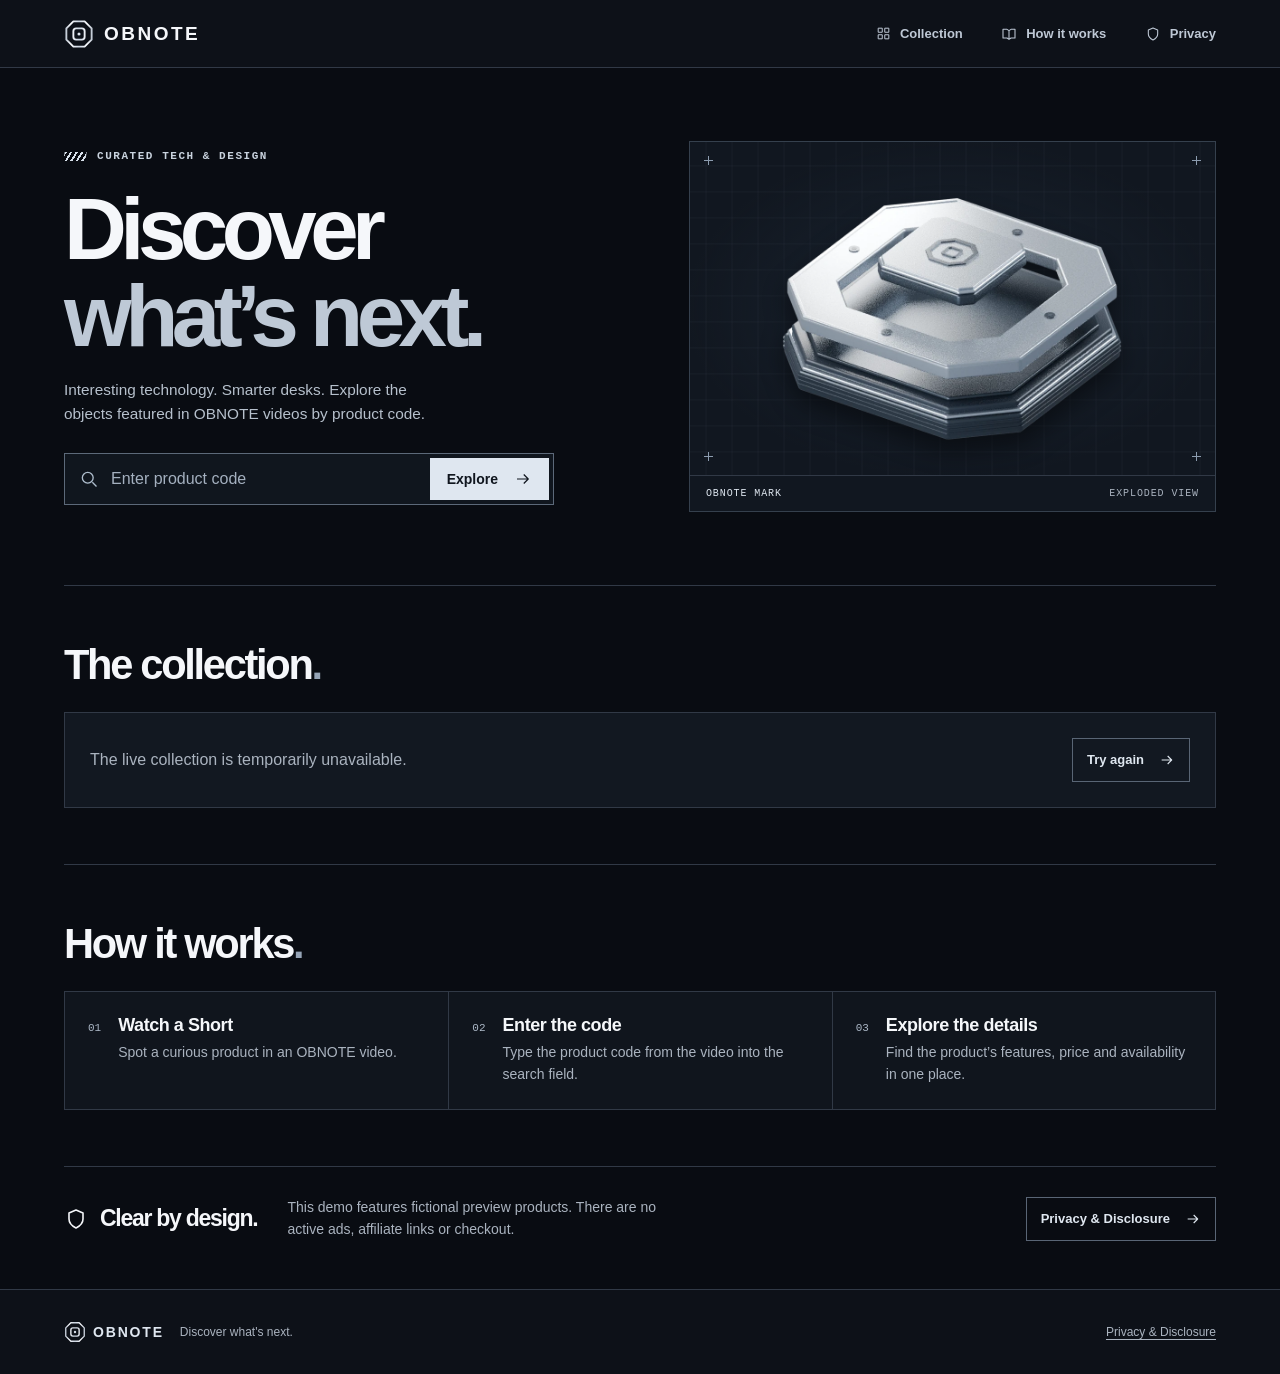
<file: index.html>
<!doctype html>
<html lang="en">
<head>
<script async src="https://pagead2.googlesyndication.com/pagead/js/adsbygoogle.js?client=ca-pub-7728111879795892" crossorigin="anonymous"></script>
<meta charset="utf-8">
<meta name="viewport" content="width=device-width, initial-scale=1">
<link rel="canonical" href="https://obnote.vercel.app/">
<meta name="theme-color" content="#06080f">
<link rel="icon" type="image/svg+xml" href="./assets/obnote-mark.svg">
<meta name="description" content="OBNOTE: Discover what’s next. Explore curious technology and reimagined desk essentials by product code.">
<title>OBNOTE — Discover What's Next</title>
<link rel="stylesheet" href="./assets/site.css">
</head>
<body>
<a class="skip" href="#main">Skip to content</a>
<header class="site-head" id="top"><div class="wrap head-inner">
 <a class="brand" href="#top" aria-label="OBNOTE home"><img src="./assets/obnote-mark.svg" width="30" height="30" alt="">OBNOTE</a>
 <nav aria-label="Primary"><a href="#collection"><svg class="icon" width="15" height="15" viewBox="0 0 24 24" fill="none" stroke="currentColor" stroke-width="1.6" stroke-linejoin="round" aria-hidden="true"><path d="M3.5 3.5h6.5V10H3.5zm10.5 0h6.5V10H14zM3.5 14H10v6.5H3.5zM14 14h6.5v6.5H14z"/></svg>Collection</a><a href="#how"><svg class="icon" width="16" height="16" viewBox="0 0 24 24" fill="none" stroke="currentColor" stroke-width="1.6" stroke-linejoin="round" aria-hidden="true"><path d="M3 5h6l3 2 3-2h6v13h-6l-3 2-3-2H3zm9 2v13"/></svg>How it works</a><a href="./privacy.html"><svg class="icon" width="16" height="16" viewBox="0 0 24 24" fill="none" stroke="currentColor" stroke-width="1.6" stroke-linejoin="round" aria-hidden="true"><path d="m12 3 7 3v6c0 4-3 7-7 9-4-2-7-5-7-9V6z"/></svg>Privacy</a></nav>
</div></header>
<main id="main" class="wrap">
 <section class="hero" aria-labelledby="intro">
  <div class="hero-copy">
   <p class="kicker"><i class="signal" aria-hidden="true"></i> Curated tech &amp; design</p>
   <h1 id="intro">Discover<br><em>what’s next.</em></h1>
   <p class="lede">Interesting technology. Smarter desks. Explore the objects featured in OBNOTE videos by product code.</p>
   <form id="searchForm" class="search" role="search">
    <label for="codeInput" class="sr-only">Product code</label><svg class="icon" width="20" height="20" viewBox="0 0 24 24" fill="none" stroke="currentColor" stroke-width="1.6" stroke-linejoin="round" aria-hidden="true"><circle cx="10.5" cy="10.5" r="6.5"/><path d="m16 16 5 5"/></svg>
    <input id="codeInput" type="text" placeholder="Enter product code" autocomplete="off" autocapitalize="characters" spellcheck="false" required>
    <button type="submit">Explore <svg class="icon" width="18" height="18" viewBox="0 0 24 24" fill="none" stroke="currentColor" stroke-width="1.6" stroke-linejoin="round" aria-hidden="true"><path d="M4 12h15m-6-6 6 6-6 6"/></svg></button>
   </form>
   <div class="examples" id="examples" hidden><span>Try a code</span><div id="exampleCodes"></div></div>
   <p class="result" id="result" role="status"></p>
  </div>
  <figure class="study">
   <div class="study-stage"><div class="sighting tl"></div><div class="sighting tr"></div>
    <img src="./assets/identity-study.webp" width="920" height="736" alt="Exploded view of the OBNOTE mark in brushed silver and graphite." fetchpriority="high">
    <div class="sighting bl"></div><div class="sighting br"></div>
   </div>
   <figcaption><span>OBNOTE mark</span><span>Exploded view</span></figcaption>
  </figure>
 </section>
 <section id="collection" class="section" aria-labelledby="collectionTitle">
  <div class="section-head"><h2 id="collectionTitle">The collection<span>.</span></h2><p class="catalog-count" id="count"></p></div>
  <div class="catalog-message" id="catalogMessage"><span id="catalogStatus" role="status">Loading the collection…</span><button type="button" id="retry" hidden>Try again <svg class="icon" width="16" height="16" viewBox="0 0 24 24" fill="none" stroke="currentColor" stroke-width="1.6" stroke-linejoin="round" aria-hidden="true"><path d="M4 12h15m-6-6 6 6-6 6"/></svg></button></div>
  <div class="cards" id="cards"></div>
 </section>
 <section class="section" id="how" aria-labelledby="howTitle"><div class="section-head"><h2 id="howTitle">How it works<span>.</span></h2></div>
 <ol class="steps">
  <li><span aria-hidden="true">01</span><div><h3>Watch a Short</h3><p>Spot a curious product in an OBNOTE video.</p></div></li>
  <li><span aria-hidden="true">02</span><div><h3>Enter the code</h3><p>Type the product code from the video into the search field.</p></div></li>
  <li><span aria-hidden="true">03</span><div><h3>Explore the details</h3><p>Find the product’s features, price and availability in one place.</p></div></li>
 </ol></section>
 <section class="disclosure"><div class="disclosure-title"><svg class="icon" width="24" height="24" viewBox="0 0 24 24" fill="none" stroke="currentColor" stroke-width="1.6" stroke-linejoin="round" aria-hidden="true"><path d="m12 3 7 3v6c0 4-3 7-7 9-4-2-7-5-7-9V6z"/></svg><h2>Clear by design.</h2></div><p>This demo features fictional preview products. There are no active ads, affiliate links or checkout.</p><a class="text-link" href="./privacy.html">Privacy &amp; Disclosure <svg class="icon" width="16" height="16" viewBox="0 0 24 24" fill="none" stroke="currentColor" stroke-width="1.6" stroke-linejoin="round" aria-hidden="true"><path d="M4 12h15m-6-6 6 6-6 6"/></svg></a></section>
</main>
<footer class="site-foot"><div class="wrap foot-inner"><a class="brand" href="./index.html" aria-label="OBNOTE home"><img src="./assets/obnote-mark.svg" width="30" height="30" alt="">OBNOTE</a><span>Discover what's next.</span><a href="./privacy.html">Privacy &amp; Disclosure</a></div></footer>
<dialog id="backdrop" aria-labelledby="dialogTitle">
 <div class="window-bar"><span><svg class="icon" width="15" height="15" viewBox="0 0 24 24" fill="none" stroke="currentColor" stroke-width="1.6" stroke-linejoin="round" aria-hidden="true"><path d="M3.5 3.5h6.5V10H3.5zm10.5 0h6.5V10H14zM3.5 14H10v6.5H3.5zM14 14h6.5v6.5H14z"/></svg> Product details</span><button id="closeDialog" type="button" aria-label="Close details" autofocus><svg class="icon" width="18" height="18" viewBox="0 0 24 24" fill="none" stroke="currentColor" stroke-width="1.6" stroke-linejoin="round" aria-hidden="true"><path d="m6 6 12 12M18 6 6 18"/></svg></button></div>
 <div class="window-scroll"><div id="dialogImage"></div>
 <div class="window-body"><p class="kicker" id="dialogCode"></p><h2 id="dialogTitle"></h2><p id="dialogText"></p>
 <div class="facts"><p class="product-price" id="dialogPrice"></p><p id="dialogStock"></p><p id="dialogPriceChecked"></p></div>
 <ul id="dialogFeatures"></ul><p class="notice" id="dialogNotice"></p>
 <a id="purchaseLink" class="action" target="_blank" rel="sponsored nofollow noopener noreferrer" hidden>View at seller ↗</a><button class="action" id="unavailable" disabled>Purchase link not available yet</button></div></div>
</dialog>
<script>const $=s=>document.querySelector(s);
let previousFocus=null;
let products=[];
let catalogState="loading";
const demoArt = new Map([
  ["1001", "./assets/orbit-dock.webp"],
  ["1002", "./assets/halo-light.webp"],
  ["1003", "./assets/modular-grid.webp"],
  ["1004", "./assets/desk-stand.webp"]
]);

function secureUrl(raw){
  if(typeof raw!=="string"||!raw.trim()) return null;
  try{
    const url=new URL(raw.trim());
    return url.protocol==="https:" ? url.href : null;
  }catch{return null}
}
function cleanProduct(p){
  if(!p||typeof p!=="object") return null;
  const code=String(p.code??"").trim();
  if(!/^[a-zA-Z0-9-]{1,24}$/.test(code)) return null;
  const name=String(p.name??"").trim().slice(0,110);
  if(!name) return null;
  const currency=/^[A-Z]{3}$/.test(String(p.currency??"USD"))?String(p.currency??"USD"):"USD";
  const price=p.price===null||p.price===""||p.price===undefined?null:Number(p.price);
  return {
    code,name,
    category:String(p.category??"TECH").slice(0,40),
    tagline:String(p.tagline??"").slice(0,220),
    description:String(p.description??"").slice(0,1300),
    features:Array.isArray(p.features)?p.features.slice(0,8).map(v=>String(v).slice(0,180)):[],
    currency,price:Number.isFinite(price)&&price>0?price:null,
    image_url:secureUrl(p.image_url),
    purchase_url:secureUrl(p.purchase_url),
    is_demo:!!p.is_demo,
    stock_status:["unknown","in_stock","out_of_stock","preorder"].includes(p.stock_status)?p.stock_status:"unknown",
    price_checked_at:typeof p.price_checked_at==="string"?p.price_checked_at:null,
    stock_checked_at:typeof p.stock_checked_at==="string"?p.stock_checked_at:null
  };
}
function money(p){
  if(p.price===null) return "Price not listed";
  try{return new Intl.NumberFormat("en-US",{style:"currency",currency:p.currency}).format(p.price)}
  catch{return p.price+" "+p.currency}
}
function availability(p){
  if(p.is_demo)return "Concept / demo only";
  return ({in_stock:"Reported in stock",out_of_stock:"Reported out of stock",preorder:"Reported as pre-order",unknown:"Stock not verified"})[p.stock_status] || "Stock not verified";
}
function observedDate(value){
  if(!value)return null;
  const d=new Date(value);
  if(!Number.isFinite(d.valueOf()))return null;
  return d.toLocaleDateString("en-US",{year:"numeric",month:"short",day:"numeric"});
}
function media(p){
  const box=document.createElement("div");box.className="art";
  if(p.image_url){
    const img=document.createElement("img");
    img.src=p.image_url;img.alt=p.name+" product image";img.loading="lazy";img.referrerPolicy="no-referrer";
    img.onerror=()=>{img.remove();showPlaceholder(box,p)};
    box.append(img);
  }else{showPlaceholder(box,p)}
  return box;
}
function showPlaceholder(box,p){
  if(p.is_demo && demoArt.has(p.code)){
    const image = document.createElement("img");
    image.className = "concept-art";
    image.src = demoArt.get(p.code);
    image.alt = p.name + " concept illustration";
    box.append(image);
    return;
  }
  const shape=document.createElement("div");
  shape.className="art-placeholder";shape.setAttribute("aria-hidden","true");
  shape.textContent="◇";
  box.append(shape);
}
function addText(parent,tag,value,className){
  const el=document.createElement(tag);el.textContent=value;
  if(className) el.className=className; parent.append(el);return el;
}
function buildCard(p){
  const card=document.createElement("button");
  card.type="button";card.className="card";card.setAttribute("aria-label","View "+p.name);
  card.addEventListener("click",()=>openProduct(p.code));
  const visual = media(p);
  const code = addText(visual,"span","#" + p.code,"code-tag");
  code.setAttribute("aria-hidden","true");
  card.append(visual);
  const body=document.createElement("div");body.className="card-content";
  addText(body,"div",p.category+(p.is_demo?" · DEMO":""),"meta");
  addText(body,"h3",p.name);
  addText(body,"p",p.tagline);
  addText(body,"div",money(p),"product-price");
  addText(body,"div",availability(p),"stock-label");
  const footer=document.createElement("div");footer.className="card-footer";
  addText(footer,"span","View details");
  addText(footer,"span","↗");
  body.append(footer);card.append(body);return card;
}
function renderProducts(){
  $("#cards").replaceChildren(...products.map(buildCard));
}
function openProduct(code){
  if(catalogState !== "ready"){
    $("#result").textContent = catalogState === "loading" ? "The collection is loading. Try again in a moment." : "The collection is unavailable. Use Try again below.";
    return;
  }
  const p=products.find(item=>item.code===code) || products.find(item=>item.code.toUpperCase()===code.toUpperCase());
  if(!p){$("#result").textContent="No product found for code "+code+".";return}
  $("#result").textContent="";
  previousFocus=document.activeElement;
  $("#dialogImage").replaceChildren(media(p));
  $("#dialogCode").textContent=p.category+" / PRODUCT #"+p.code+(p.is_demo?" / DEMO":"");
  $("#dialogTitle").textContent=p.name;
  $("#dialogText").textContent=p.description;
  $("#dialogPrice").textContent=money(p);
  $("#dialogStock").textContent=availability(p)+(observedDate(p.stock_checked_at)?" · Recorded "+observedDate(p.stock_checked_at):"");
  $("#dialogPriceChecked").textContent=p.price!==null?(observedDate(p.price_checked_at)?"Price recorded "+observedDate(p.price_checked_at):"Price not independently verified"):"";
  $("#dialogFeatures").replaceChildren(...p.features.map(item=>{
    const li=document.createElement("li");li.textContent=item;return li;
  }));
  $("#dialogNotice").textContent=p.is_demo
    ?"Concept demonstration only. No real product, pricing or purchase link."
    :"Product information is for reference. Check the seller for current details and availability. Some links may earn OBNOTE a commission.";
  const link=$("#purchaseLink"),unavailable=$("#unavailable");
  const canBuy=!p.is_demo&&!!p.purchase_url&&p.stock_status!=="out_of_stock";
  unavailable.textContent=p.stock_status==="out_of_stock"?"Reported out of stock — check seller":"Purchase link not available yet ↗";
  link.hidden=!canBuy;unavailable.hidden=canBuy;
  if(canBuy){link.href=p.purchase_url}
  else{link.removeAttribute("href")}
  $("#backdrop").showModal();
  $(".window-scroll").scrollTop = 0;
  document.body.classList.add("modal-open");
  $("#closeDialog").focus();
  const u=new URL(location.href);u.searchParams.set("code",p.code);history.replaceState({},"",u);
}
function closeProduct(){
  $("#backdrop").close();
}
$("#backdrop").addEventListener("close", () => {
  document.body.classList.remove("modal-open");
  const u=new URL(location.href);u.searchParams.delete("code");history.replaceState({},"",u);
  previousFocus?.focus();
});
$("#searchForm").addEventListener("submit",e=>{
  e.preventDefault();const code=$("#codeInput").value.trim().toUpperCase();
  if(code)openProduct(code);
});
$("#closeDialog").addEventListener("click",closeProduct);
$("#backdrop").addEventListener("click", event => {
  if(event.target !== $("#backdrop")) return;
  const bounds = event.target.getBoundingClientRect();
  if(event.clientX < bounds.left || event.clientX > bounds.right || event.clientY < bounds.top || event.clientY > bounds.bottom) closeProduct();
});
$("#retry").addEventListener("click", loadProducts);
// Publishable (public) key only. Supabase RLS restricts public users to SELECT published rows.
const DB_URL="https://bidcctugofnvfilywick.supabase.co";
const DB_PUBLIC_KEY="sb_publishable_pDN2aE-XfuHPvqvI96_QFw_MAiujlJJ";
async function catalogFromSupabase(){
  const fields="code,name,category,tagline,description,features,image_url,price,currency,purchase_url,is_demo,stock_status,price_checked_at,stock_checked_at";
  const endpoint=DB_URL+"/rest/v1/products?select="+encodeURIComponent(fields)+"&published=eq.true&order=code.asc";
  const response=await fetch(endpoint,{headers:{"apikey":DB_PUBLIC_KEY,"Accept":"application/json"},cache:"no-store"});
  if(!response.ok)throw new Error("Supabase HTTP "+response.status);
  const data=await response.json();
  if(!Array.isArray(data))throw new Error("Supabase response must be an array");
  return data;
}
async function loadProducts(){
  catalogState = "loading";
  $("#retry").hidden = true;
  $("#catalogMessage").hidden = false;
  $("#catalogStatus").textContent = "Loading the collection…";
  $("#result").textContent = "";
  // Supabase is authoritative. Never revive deleted or unpublished products from a stale file.
  try {
    const raw=await catalogFromSupabase();
    const seen=new Set();
    products=raw.map(cleanProduct).filter(p=>{
      if(!p||seen.has(p.code))return false;
      seen.add(p.code);return true;
    }).sort((a,b)=>a.code.localeCompare(b.code,undefined,{numeric:true}));
    catalogState = "ready";
    renderProducts();
    $("#count").textContent = products.length + (products.length === 1 ? " object" : " objects");
    $("#catalogMessage").hidden = products.length > 0;
    $("#catalogStatus").textContent = products.length ? "" : "No products are published yet.";
    const codes = products.slice(0, 3).map(product => {
      const button = document.createElement("button");
      button.type = "button";
      button.textContent = product.code;
      button.setAttribute("aria-label","Explore code " + product.code);
      button.addEventListener("click", () => openProduct(product.code));
      return button;
    });
    $("#exampleCodes").replaceChildren(...codes);
    $("#examples").hidden = !codes.length;
    const code=new URL(location.href).searchParams.get("code");
    if(code)openProduct(code.toUpperCase());
  } catch(err) {
    console.warn("Could not load the live product catalog",err);
    products=[];renderProducts();
    catalogState = "unavailable";
    $("#catalogStatus").textContent = "The live collection is temporarily unavailable.";
    $("#retry").hidden = false;
  }
}
// Avoid showing built-in demo cards before Supabase confirms published products.
loadProducts();

</script>
</body>
</html>
</file>
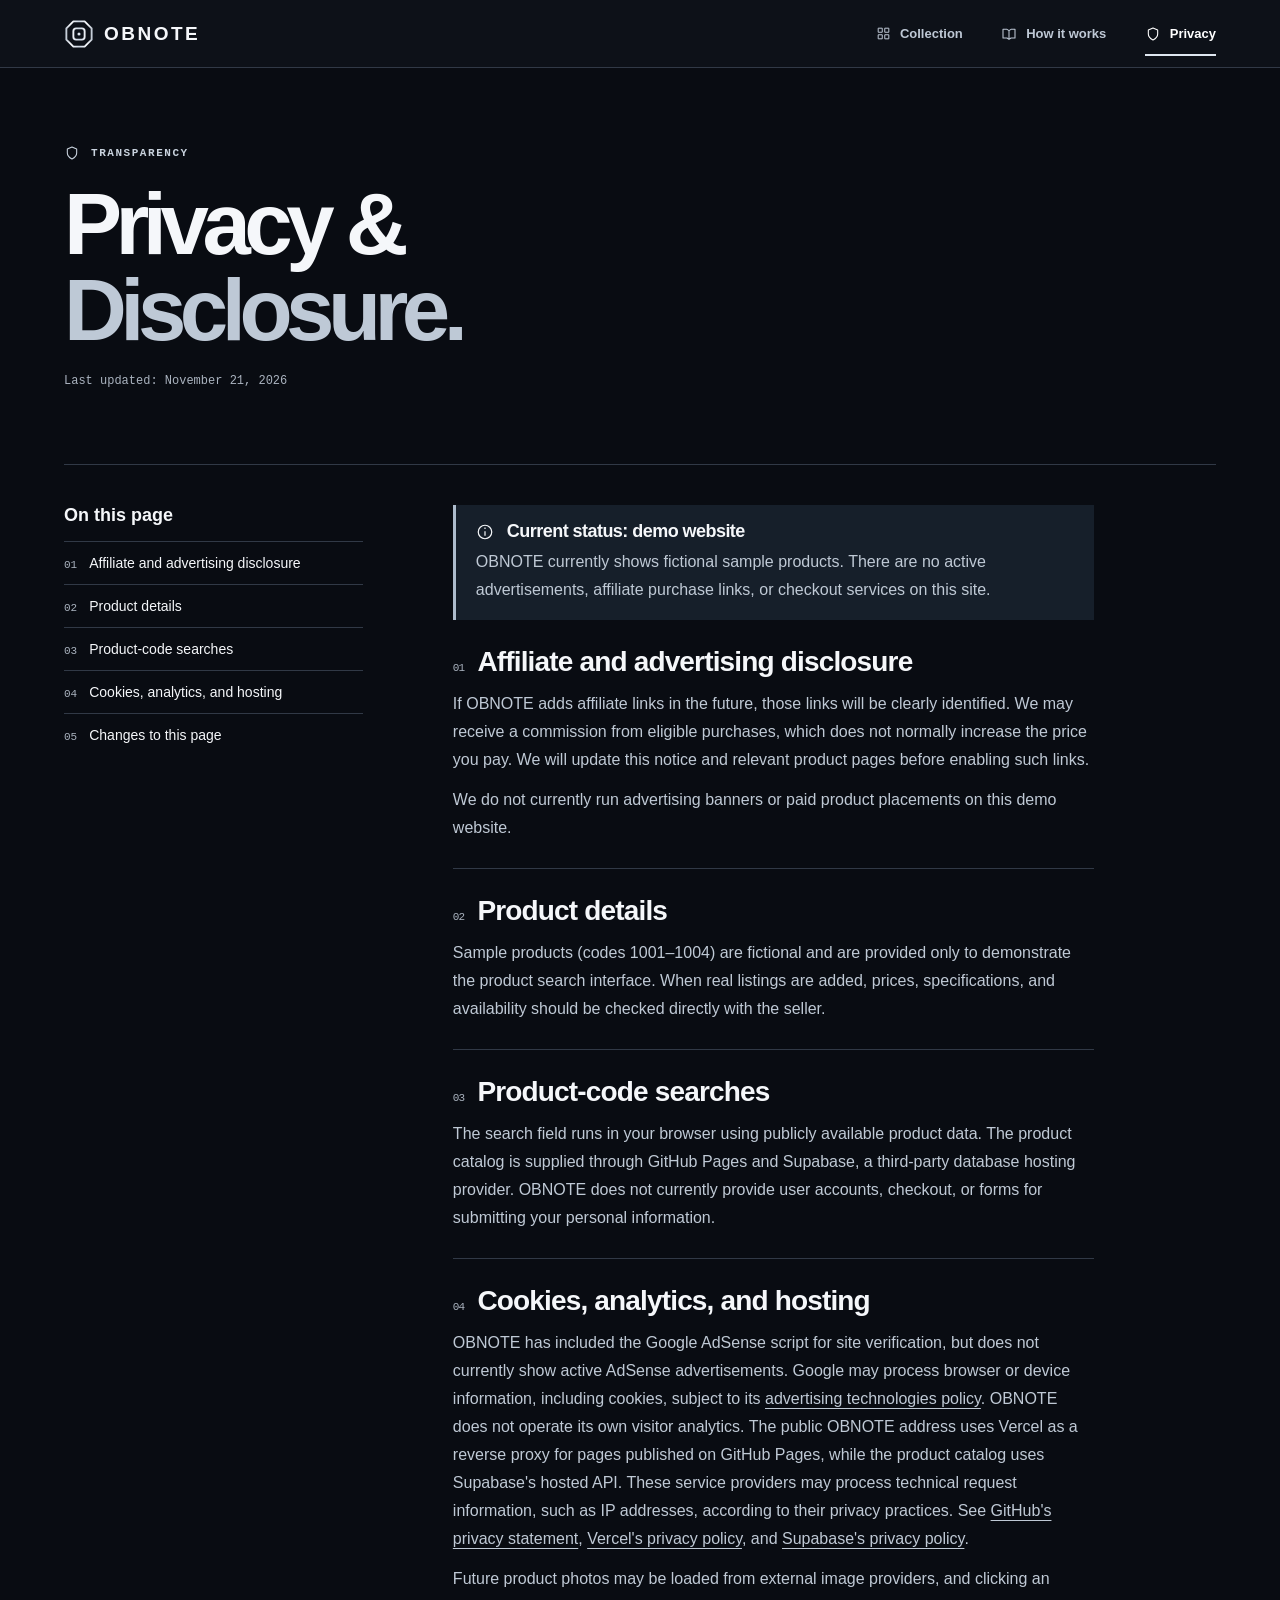
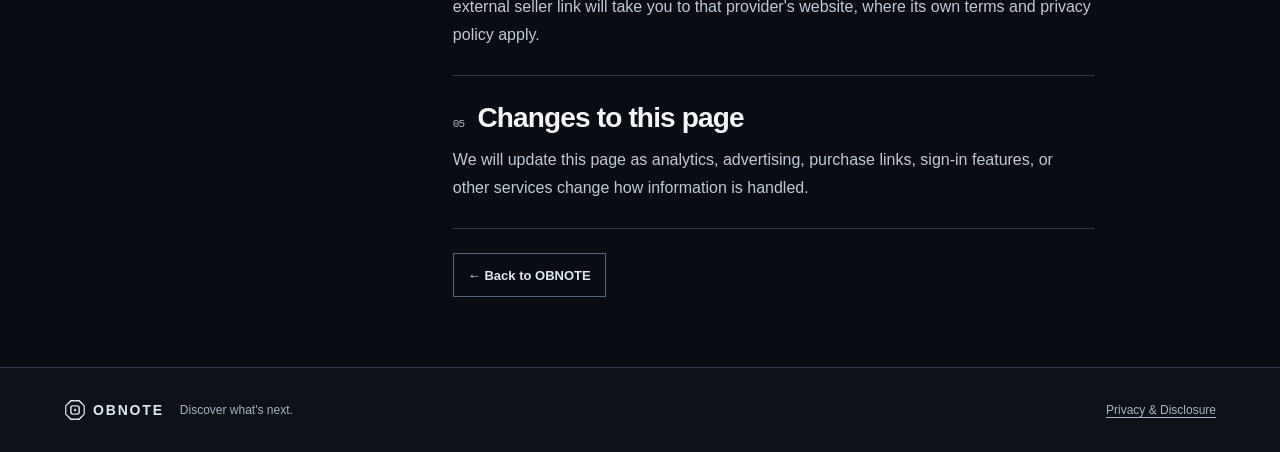
<file: privacy.html>
<!doctype html>
<html lang="en">
<head>
<script async src="https://pagead2.googlesyndication.com/pagead/js/adsbygoogle.js?client=ca-pub-7728111879795892" crossorigin="anonymous"></script>
<meta charset="utf-8">
<meta name="viewport" content="width=device-width, initial-scale=1">
<meta name="theme-color" content="#06080f">
<link rel="icon" type="image/svg+xml" href="./assets/obnote-mark.svg">
<link rel="canonical" href="https://obnote.vercel.app/privacy.html">
<meta name="description" content="OBNOTE — Privacy and affiliate disclosures for our product discovery prototype.">
<title>Privacy & Disclosure — OBNOTE</title>
<link rel="stylesheet" href="./assets/site.css">
</head>
<body>
<a class="skip" href="#main">Skip to content</a>
<header class="site-head" id="top"><div class="wrap head-inner">
 <a class="brand" href="./index.html" aria-label="OBNOTE home"><img src="./assets/obnote-mark.svg" width="30" height="30" alt="">OBNOTE</a>
 <nav aria-label="Primary"><a href="./index.html#collection"><svg class="icon" width="15" height="15" viewBox="0 0 24 24" fill="none" stroke="currentColor" stroke-width="1.6" stroke-linejoin="round" aria-hidden="true"><path d="M3.5 3.5h6.5V10H3.5zm10.5 0h6.5V10H14zM3.5 14H10v6.5H3.5zM14 14h6.5v6.5H14z"/></svg>Collection</a><a href="./index.html#how"><svg class="icon" width="16" height="16" viewBox="0 0 24 24" fill="none" stroke="currentColor" stroke-width="1.6" stroke-linejoin="round" aria-hidden="true"><path d="M3 5h6l3 2 3-2h6v13h-6l-3 2-3-2H3zm9 2v13"/></svg>How it works</a><a href="./privacy.html" aria-current="page"><svg class="icon" width="16" height="16" viewBox="0 0 24 24" fill="none" stroke="currentColor" stroke-width="1.6" stroke-linejoin="round" aria-hidden="true"><path d="m12 3 7 3v6c0 4-3 7-7 9-4-2-7-5-7-9V6z"/></svg>Privacy</a></nav>
</div></header>
<main id="main" class="wrap policy">
 <div class="policy-head"><p class="kicker"><svg class="icon" width="16" height="16" viewBox="0 0 24 24" fill="none" stroke="currentColor" stroke-width="1.6" stroke-linejoin="round" aria-hidden="true"><path d="m12 3 7 3v6c0 4-3 7-7 9-4-2-7-5-7-9V6z"/></svg> Transparency</p><h1>Privacy &amp;<br><em>Disclosure.</em></h1><p class="updated">Last updated: November 21, 2026</p></div>
 <div class="policy-grid"><aside><nav aria-label="On this page"><h2>On this page</h2><a href="#affiliates"><span>01</span>Affiliate and advertising disclosure</a><a href="#product-details"><span>02</span>Product details</a><a href="#searches"><span>03</span>Product-code searches</a><a href="#hosting"><span>04</span>Cookies, analytics, and hosting</a><a href="#updates"><span>05</span>Changes to this page</a></nav></aside>
 <article><div class="info"><h2><svg class="icon" width="18" height="18" viewBox="0 0 24 24" fill="none" stroke="currentColor" stroke-width="1.6" stroke-linejoin="round" aria-hidden="true"><circle cx="12" cy="12" r="9"/><path d="M12 11v6m0-11v2"/></svg> Current status: demo website</h2><p>OBNOTE currently shows fictional sample products. There are no active advertisements, affiliate purchase links, or checkout services on this site.</p></div><section id="affiliates"><h2><small>01</small>Affiliate and advertising disclosure</h2>
<p>If OBNOTE adds affiliate links in the future, those links will be clearly identified. We may receive a commission from eligible purchases, which does not normally increase the price you pay. We will update this notice and relevant product pages before enabling such links.</p>
<p>We do not currently run advertising banners or paid product placements on this demo website.</p>
</section><section id="product-details"><h2><small>02</small>Product details</h2>
<p>Sample products (codes 1001–1004) are fictional and are provided only to demonstrate the product search interface. When real listings are added, prices, specifications, and availability should be checked directly with the seller.</p>
</section><section id="searches"><h2><small>03</small>Product-code searches</h2>
<p>The search field runs in your browser using publicly available product data. The product catalog is supplied through GitHub Pages and Supabase, a third-party database hosting provider. OBNOTE does not currently provide user accounts, checkout, or forms for submitting your personal information.</p>
</section><section id="hosting"><h2><small>04</small>Cookies, analytics, and hosting</h2>
<p>OBNOTE has included the Google AdSense script for site verification, but does not currently show active AdSense advertisements. Google may process browser or device information, including cookies, subject to its <a href="https://policies.google.com/technologies/ads" target="_blank" rel="noopener noreferrer">advertising technologies policy</a>. OBNOTE does not operate its own visitor analytics. The public OBNOTE address uses Vercel as a reverse proxy for pages published on GitHub Pages, while the product catalog uses Supabase's hosted API. These service providers may process technical request information, such as IP addresses, according to their privacy practices. See <a href="https://docs.github.com/en/site-policy/privacy-policies/github-general-privacy-statement" target="_blank" rel="noopener noreferrer">GitHub's privacy statement</a>, <a href="https://vercel.com/legal/privacy-policy" target="_blank" rel="noopener noreferrer">Vercel's privacy policy</a>, and <a href="https://supabase.com/privacy" target="_blank" rel="noopener noreferrer">Supabase's privacy policy</a>.</p>
<p>Future product photos may be loaded from external image providers, and clicking an external seller link will take you to that provider's website, where its own terms and privacy policy apply.</p>
</section><section id="updates"><h2><small>05</small>Changes to this page</h2>
<p>We will update this page as analytics, advertising, purchase links, sign-in features, or other services change how information is handled.</p>
</section><a class="text-link" href="./index.html">← Back to OBNOTE</a></article></div>
</main>
<footer class="site-foot"><div class="wrap foot-inner"><a class="brand" href="./index.html" aria-label="OBNOTE home"><img src="./assets/obnote-mark.svg" width="30" height="30" alt="">OBNOTE</a><span>Discover what's next.</span><a href="./privacy.html">Privacy &amp; Disclosure</a></div></footer>
</body></html>
</file>
<file: assets/site.css>
:root {
  color-scheme: dark;
  --bg: #090c12;
  --panel: #121821;
  --fg: #f5f7fa;
  --muted: #aab3bf;
  --line: #313946;
  --silver: #dfe7f0;
  --mono: "SFMono-Regular", Consolas, "Liberation Mono", monospace;
  font-family: "Segoe UI", Inter, "Helvetica Neue", Arial, sans-serif;
  color: var(--fg);
  background: var(--bg);
}
* { box-sizing: border-box; }
html { scroll-behavior: smooth; }
body, h1, h2, h3, p, figure, ol { margin: 0; }
body { min-width: 0; }
a { color: inherit; text-underline-offset: .22em; }
button, input { font: inherit; color: inherit; border-radius: 0; }
button { cursor: pointer; }
button:disabled { cursor: default; }
button, a, input { -webkit-tap-highlight-color: #cad4e222; }
:focus-visible { outline: 2px solid #e1efff; outline-offset: 3px; }
[hidden] { display: none !important; }
.wrap { width: min(1240px, calc(100% - clamp(36px, 10vw, 160px))); margin-inline: auto; }
.icon { flex: none; vertical-align: middle; }
.sr-only, .skip:not(:focus) { position: absolute; width: 1px; height: 1px; overflow: hidden; clip-path: inset(50%); white-space: nowrap; }
.skip:focus { position: fixed; top: 8px; left: 8px; z-index: 3; background: var(--silver); color: var(--bg); padding: 10px; }
.site-head, .site-foot { background: #0d1118; }
.site-head { border-bottom: 1px solid var(--line); }
.head-inner, .foot-inner, .brand, .head-inner nav, .head-inner nav a { display: flex; align-items: center; }
.head-inner { justify-content: space-between; min-height: 67px; gap: 20px; }
.brand { flex: none; gap: 10px; text-decoration: none; font-weight: 750; font-size: 19px; letter-spacing: .13em; }
.brand img { display: block; }
.head-inner nav { align-self: stretch; gap: clamp(12px, 3vw, 40px); }
.head-inner nav a { position: relative; gap: 9px; min-height: 44px; font-size: 13px; font-weight: 550; text-decoration: none; color: #bec8d5; }
.head-inner nav a:hover, .head-inner nav a[aria-current] { color: white; }
.head-inner nav a:hover::after, .head-inner nav a[aria-current]::after { content: ""; position: absolute; inset: auto 0 0; height: 2px; background: var(--silver); }
.hero { display: grid; grid-template-columns: 1.04fr 1fr; align-items: center; gap: clamp(24px, 6vw, 90px); padding-block: clamp(40px, 5.7vw, 80px); }
.hero-copy { min-width: 0; }
.kicker, .catalog-count, .study figcaption, .meta, .code-tag, .examples, .steps li > span, .updated { font-family: var(--mono); }
.kicker { font-size: 11px; line-height: 1.5; font-weight: 600; letter-spacing: .14em; text-transform: uppercase; display: flex; align-items: center; gap: 11px; color: #c9d3de; }
.signal { display: inline-block; width: 22px; height: 9px; background: repeating-linear-gradient(115deg,#d8e1eb 0 2px,transparent 2px 5px); transform: skewX(-9deg); }
h1 { font-size: clamp(58px, 6.8vw, 100px); font-weight: 570; letter-spacing: -.075em; line-height: .99; }
.hero h1 { margin: 22px 0 19px; }
h1 em { font-style: normal; color: #bec9d6; }
.lede { max-width: 43ch; color: #b6c0cc; font-size: clamp(15px, 1.2vw, 17px); line-height: 1.6; }
.search { display: flex; align-items: center; gap: 12px; margin-top: 26px; max-width: 490px; border: 1px solid #5c6979; background: #10161e; padding: 4px 4px 4px 14px; }
.search > .icon { color: #aebdcd; }
.search:focus-within { outline: 1px solid var(--silver); outline-offset: 0; }
.search input { width: 100%; min-width: 0; background: transparent; border: 0; outline: 0; padding: 11px 0; font-size: 16px; }
.search input::placeholder { color: #a4b0bf; }
.search button, .action { background: var(--silver); color: #10161e; border: 0; font-weight: 650; }
.search button { display: inline-flex; gap: 16px; align-items: center; justify-content: center; min-height: 42px; padding-inline: 17px; font-size: 14px; }
.search button:hover, .action:hover { background: white; }
.examples, #exampleCodes { display: flex; flex-wrap: wrap; align-items: center; gap: 7px; }
.examples { color: var(--muted); font-size: 11px; margin-top: 9px; gap: 10px; }
.examples button { font: inherit; color: #d2dae4; border: 0; background: transparent; padding: 7px 3px; text-decoration: underline; text-decoration-color: #536070; text-underline-offset: 3px; overflow-wrap: anywhere; }
.examples button:hover { color: white; }
.result:not(:empty) { margin-top: 8px; color: var(--silver); font-size: 14px; }
.study { position: relative; align-self: stretch; display: flex; flex-direction: column; border: 1px solid #35404d; background: #111720; }
.study-stage { position: relative; display: grid; place-items: center; flex: 1; min-height: 0; isolation: isolate; background-image: radial-gradient(ellipse at 50% 50%, #1e2a38a6, transparent 72%), linear-gradient(#aebed50b 1px,transparent 1px),linear-gradient(90deg,#aebed50b 1px,transparent 1px); background-size: auto, 26px 26px, 26px 26px; background-position: center; }
.study-stage img { display: block; width: 93%; height: clamp(285px, 26vw, 365px); object-fit: contain; filter: drop-shadow(0 12px 12px #0007); }
.sighting { position: absolute; width: 9px; height: 9px; color: #8c9caf; }
.sighting::after, .sighting::before { content: ""; position: absolute; background: currentColor; }
.sighting::after { width: 9px; height: 1px; top: 4px; }
.sighting::before { width: 1px; height: 9px; left: 4px; }
.tl, .tr { top: 14px; } .bl, .br { bottom: 14px; } .tl, .bl { left: 14px; } .tr, .br { right: 14px; }
.study figcaption { display: flex; align-items: center; justify-content: space-between; gap: 12px; padding: 12px 16px; border-top: 1px solid var(--line); color: var(--muted); text-transform: uppercase; letter-spacing: .09em; font-size: 10px; }
.study figcaption span:first-child { color: var(--silver); }
.section { border-top: 1px solid var(--line); padding-block: clamp(33px, 4.4vw, 62px); scroll-margin-top: 20px; }
.section-head { display: flex; align-items: baseline; justify-content: space-between; gap: 15px; margin-bottom: 24px; }
.section h2, .disclosure h2 { font-size: clamp(30px, 3.25vw, 48px); letter-spacing: -.055em; font-weight: 570; line-height: 1.1; }
.section h2 > span { color: #95a4b6; }
.catalog-count { text-transform: uppercase; font-size: 11px; letter-spacing: .1em; color: var(--muted); }
.cards { display: grid; grid-template-columns: repeat(3,minmax(0,1fr)); gap: 16px; }
.card { position: relative; display: flex; flex-direction: column; min-width: 0; background: var(--panel); color: var(--fg); border: 1px solid var(--line); text-align: left; padding: 0; transition: border-color .18s, background .18s; overflow-wrap: anywhere; }
.card:hover, .card:focus-visible { border-color: #93a3b6; background: #18202b; }
.art { position: relative; display: grid; place-items: center; width: 100%; height: clamp(150px, 16vw, 215px); background: radial-gradient(ellipse at 50% 45%,#25313f,#151c25 72%); }
.art img { display: block; width: 100%; height: 100%; min-height: 0; object-fit: contain; padding: 12px; }
.art img.concept-art { padding: 4px; }
.art-placeholder { font-size: clamp(48px,6vw,82px); line-height: 1; color: #a7b4c2; }
.code-tag { position: absolute; top: 10px; left: 11px; background: #111720; border: 1px solid #435161; padding: 3px 6px; font-size: 10px; letter-spacing: .06em; color: #d1dce8; }
.card-content { display: flex; flex-direction: column; flex: 1; border-top: 1px solid var(--line); padding: 19px 20px 0; width: 100%; }
.meta { letter-spacing: .10em; text-transform: uppercase; font-size: 10px; line-height: 1.5; color: #b4c1d1; }
.card h3 { font-size: clamp(20px,1.9vw,26px); font-weight: 600; letter-spacing: -.045em; margin: 7px 0 4px; }
.card p, .steps p, .disclosure p { color: var(--muted); font-size: 14px; line-height: 1.55; }
.card .product-price { margin-top: 17px; font-size: 13px; }
.stock-label { font-size: 12px; color: #aebdcd; padding: 4px 0 17px; }
.card-footer { display: flex; align-items: center; justify-content: space-between; margin-top: auto; border-top: 1px solid var(--line); padding-block: 12px; color: var(--silver); font-size: 12px; }
.card-footer span:last-child { font-size: 17px; }
.catalog-message { display: flex; gap: 14px; align-items: center; justify-content: space-between; flex-wrap: wrap; color: var(--muted); padding: 25px; background: var(--panel); border: 1px solid var(--line); }
#retry, .text-link { display: inline-flex; gap: 15px; align-items: center; justify-content: center; min-height: 44px; background: transparent; border: 1px solid #596575; padding: 9px 14px; color: var(--silver); font-size: 13px; font-weight: 600; text-decoration: none; }
#retry:hover, .text-link:hover { background: #242e3a; border-color: #a8b8ca; }
.steps { padding: 0; list-style: none; display: grid; grid-template-columns: repeat(3,minmax(0,1fr)); border: 1px solid var(--line); background: #10151d; }
.steps li { padding: 23px; display: flex; align-items: baseline; gap: 17px; }
.steps li + li { border-left: 1px solid var(--line); }
.steps li > span { color: #acb8c7; font-size: 11px; }
.steps h3 { font-size: 18px; font-weight: 600; letter-spacing: -.025em; margin-bottom: 6px; }
.disclosure { border-top: 1px solid var(--line); padding-block: 30px 48px; display: grid; grid-template-columns: auto 1fr auto; align-items: center; gap: 30px; }
.disclosure-title { display: flex; align-items: center; gap: 12px; }
.disclosure h2 { font-size: 23px; }
.disclosure p { max-width: 52ch; }
.site-foot { border-top: 1px solid var(--line); }
.foot-inner { flex-wrap: wrap; gap: 16px; min-height: 84px; padding-block: 16px; color: var(--muted); font-size: 12px; }
.foot-inner .brand { font-size: 14px; gap: 7px; color: var(--silver); }
.foot-inner .brand img { width: 22px; height: 22px; }
.foot-inner > a:last-child { margin-left: auto; padding-block: 8px; }
.modal-open { overflow: hidden; }
dialog { width: min(560px,calc(100% - 28px)); max-height: min(90vh,820px); max-height: min(90dvh,820px); padding: 0; border: 1px solid #6a7788; background: var(--panel); color: var(--fg); box-shadow: 0 20px 80px #0009; overflow: hidden; }
dialog[open] { display: flex; flex-direction: column; }
dialog::backdrop { background: #03060cc7; }
.window-bar { display: flex; flex: none; justify-content: space-between; align-items: center; padding-left: 16px; border-bottom: 1px solid var(--line); }
.window-bar span { display: flex; align-items: center; gap: 9px; color: var(--silver); font-size: 13px; }
.window-bar button { display: grid; place-items: center; width: 48px; height: 44px; border: 0; background: transparent; }
.window-bar button:hover { background: #354151; }
.window-bar button:focus-visible { outline-offset: -4px; }
.window-scroll { overflow-y: auto; overscroll-behavior: contain; }
.window-scroll .art { height: 180px; border-bottom: 1px solid var(--line); }
.window-body { padding: 23px clamp(18px,4vw,30px) 28px; overflow-wrap: anywhere; }
.window-body h2 { font-size: clamp(28px,5vw,39px); line-height: 1.1; letter-spacing: -.05em; margin: 10px 0; }
.window-body p, .window-body li { line-height: 1.55; }
#dialogText, #dialogFeatures, .notice, #dialogStock, #dialogPriceChecked { color: var(--muted); font-size: 14px; }
.facts { margin-block: 16px; padding-block: 12px; border-block: 1px solid var(--line); }
#dialogPrice { font-weight: 600; }
#dialogPriceChecked { font-size: 12px; }
#dialogFeatures { padding-left: 18px; }
#dialogFeatures:empty, #dialogText:empty { display: none; }
.notice { border-left: 2px solid #718399; background: #1c2531; padding: 11px 14px; }
.action { text-align: center; text-decoration: none; display: block; width: 100%; padding: 13px; margin-top: 16px; font-size: 14px; }
.action:disabled { background: #252d38; color: #b6c0cd; }
.policy-head { padding-block: clamp(42px,6vw,80px); border-bottom: 1px solid var(--line); }
.policy-head h1 { margin-block: 20px; }
.updated { font-size: 12px; color: var(--muted); }
.policy-grid { display: grid; grid-template-columns: minmax(180px,1fr) minmax(0,2.55fr); gap: clamp(32px,7vw,108px); margin-block: 40px 70px; }
.policy aside nav { position: sticky; top: 20px; }
.policy aside h2 { margin: 0 0 15px; font-size: 18px; }
.policy aside a { border-top: 1px solid var(--line); display: flex; gap: 12px; align-items: baseline; padding: 13px 0; text-decoration: none; font-size: 14px; }
.policy aside a:hover { color: white; background: var(--panel); }
.policy aside span, .policy article small { color: var(--muted); font: 11px var(--mono); }
.policy article { max-width: 72ch; }
.policy article section { padding-block: 26px; border-bottom: 1px solid var(--line); scroll-margin-top: 18px; }
.policy article h2 { display: flex; gap: 13px; align-items: baseline; letter-spacing: -.03em; font-size: clamp(20px,2.3vw,28px); font-weight: 600; }
.policy article p { font-size: 16px; line-height: 1.75; color: #bfC9d5; margin-top: 12px; }
.policy article a:hover { color: white; }
.policy .info { background: #161f2a; border-left: 3px solid #adbccc; padding: 16px 20px; }
.policy .info h2 { font-size: 18px; align-items: center; }
.policy .info p { margin-top: 6px; }
.policy article .text-link { margin-top: 24px; }
@media (min-width: 1180px) {
  .cards { grid-template-columns: repeat(4,minmax(0,1fr)); }
  .art { height: clamp(155px,14vw,195px); }
}
@media (max-width: 920px) {
  .hero { gap: 28px; }
  .cards { grid-template-columns: repeat(2,minmax(0,1fr)); }
  .steps li { padding: 17px; gap: 11px; }
  .disclosure { grid-template-columns: 1fr auto; gap: 9px 24px; }
  .disclosure p { grid-column: 1; }
  .disclosure .text-link { grid-column: 2; grid-row: 1 / 3; }
}
@media (max-width: 680px) {
  .head-inner { min-height: 58px; gap: 8px; }
  .brand { font-size: 16px; gap: 7px; }
  .brand img { width: 25px; height: 25px; }
  .head-inner nav { gap: 15px; }
  .head-inner nav a { font-size: 12px; }
  .head-inner nav .icon { display: none; }
  .hero { grid-template-columns: 1fr; gap: 22px; padding-block: 34px 28px; }
  .hero h1 { font-size: clamp(54px,12vw,78px); margin: 14px 0; }
  .lede { max-width: 47ch; }
  .search { margin-top: 20px; max-width: none; }
  .study-stage img { height: clamp(160px,42vw,235px); }
  .study figcaption { padding-block: 8px; }
  .steps { grid-template-columns: 1fr; }
  .steps li + li { border-left: none; border-top: 1px solid var(--line); }
  .disclosure, .policy-grid { grid-template-columns: 1fr; }
  .disclosure .text-link { grid-area: auto; justify-self: start; margin-top: 7px; }
  .policy-grid { gap: 24px; margin-block: 25px 40px; }
  .policy aside nav { position: static; }
  .foot-inner { gap: 6px 14px; }
}
@media (max-width: 460px) {
  .cards { grid-template-columns: 1fr; }
  .art { height: 185px; }
  .section-head { margin-bottom: 17px; }
  .head-inner nav { gap: 10px; }
  .examples button { padding-block: 9px; }
  .foot-inner > a:last-child { flex-basis: 100%; }
}
@media (max-width: 350px) {
  .policy-head h1 { font-size: clamp(39px, 14vw, 48px); }
  .head-inner { flex-direction: column; align-items: flex-start; gap: 0; padding-top: 12px; }
  .head-inner nav { gap: 20px; }
  .search { gap: 8px; padding-left: 9px; }
  .search button { gap: 5px; padding-inline: 10px; }
}
@media (prefers-reduced-motion: reduce) {
  html { scroll-behavior: auto; }
  .card { transition: none; }
}
</file>
